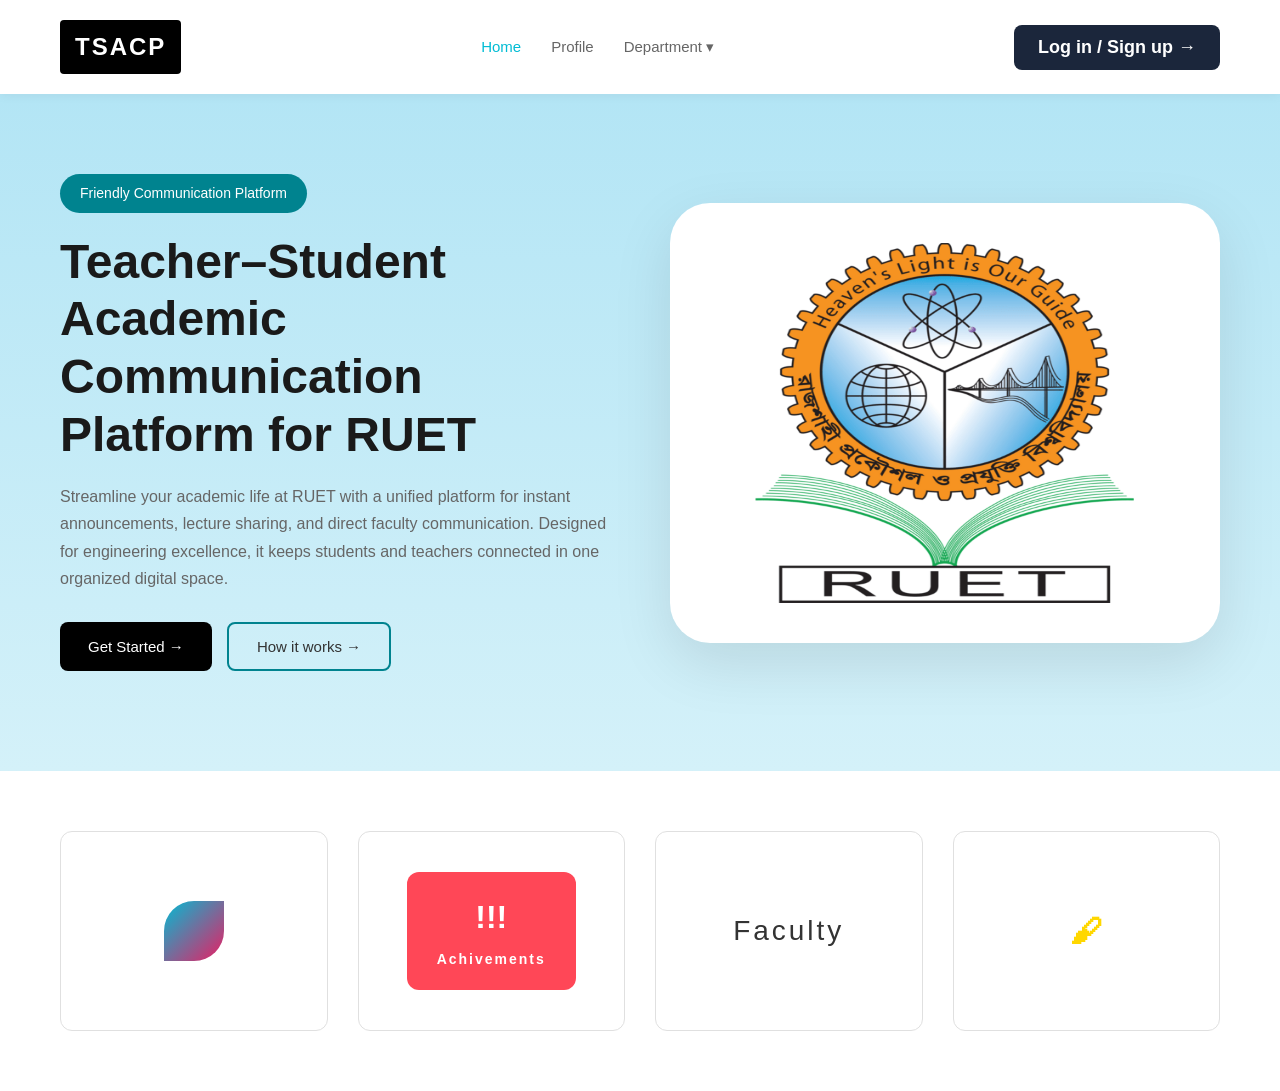
<file: Landing page/index.html>
<!DOCTYPE html>
<html lang="en">

<head>
    <meta charset="UTF-8">
    <meta name="viewport" content="width=device-width, initial-scale=1.0">
    <title>T-S-C-P-A</title>
    <link rel="stylesheet" href="styles.css">
</head>

<body>
    <!-- Navigation -->
    <nav class="navbar">
        <div class="container">
            <div class="nav-wrapper">
                <div class="logo">
                    <span class="logo-text">TSACP</span>
                    <!-- <span class="logo-subtext">Communicaton Platform</span> -->
                </div>

                <ul class="nav-menu">
                    <li><a href="#" class="nav-link active">Home</a></li>
                    <li><a href="#" class="nav-link">Profile</a></li>
                    <li><a href="#" class="nav-link">Department ▾</a></li>
                </ul>

                <div class="nav-actions">
                    <button class="btn-primary">Log in / Sign up →</button>
                    <button class="menu-toggle" id="menuToggle">☰</button>
                </div>
            </div>
        </div>
    </nav>

    <!-- Mobile Menu -->
    <div class="mobile-menu" id="mobileMenu">
        <ul>
            <li><a href="#" class="nav-link active">Home</a></li>
            <li><a href="#" class="nav-link">Profile</a></li>
            <li><a href="#" class="nav-link">Department ▾</a></li>
        </ul>
        <button class="btn-primary">Log in / Sign up →</button>
    </div>

    <!-- Hero Section -->
    <section class="hero">
        <div class="container">
            <div class="hero-content">
                <div class="hero-text">
                    <span class="badge">Friendly Communication Platform</span>
                    <h1 class="hero-title">Teacher–Student Academic Communication Platform for RUET</h1>
                    <p class="hero-description">
                        Streamline your academic life at RUET with a unified platform for instant announcements, lecture
                        sharing, and direct faculty communication. Designed for engineering excellence, it keeps
                        students and teachers connected in one organized digital space.
                    </p>
                    <div class="hero-buttons">
                        <button class="btn-dark">Get Started →</button>
                        <button class="btn-outline">How it works →</button>
                    </div>
                </div>

                <div class="hero-image">
                    <div class="image-frame">
                        <div class="image-placeholder">
                            <img src="ruet_logo.png" alt="Ruet Logo" class="logo-ruet">
                        </div>
                    </div>
                </div>
            </div>
        </div>
    </section>

    <!-- Clients Section -->
    <section class="clients">
        <div class="container">
            <div class="clients-grid">
                <div class="client-card">
                    <div class="client-logo logo-blue"></div>
                </div>
                <div class="client-card">
                    <div class="client-logo logo-pink">
                        <span class="logo-icon">!!!</span>
                        <span class="logo-name">Achivements</span>
                    </div>
                </div>
                <div class="client-card">
                    <div class="client-logo logo-minimal">Faculty</div>
                </div>
                <div class="client-card">
                    <div class="client-logo logo-paint">
                        <span class="paint-icon">🖌</span>
                    </div>
                </div>
            </div>
        </div>
    </section>

    <script src="script.js"></script>
</body>

</html>
</file>
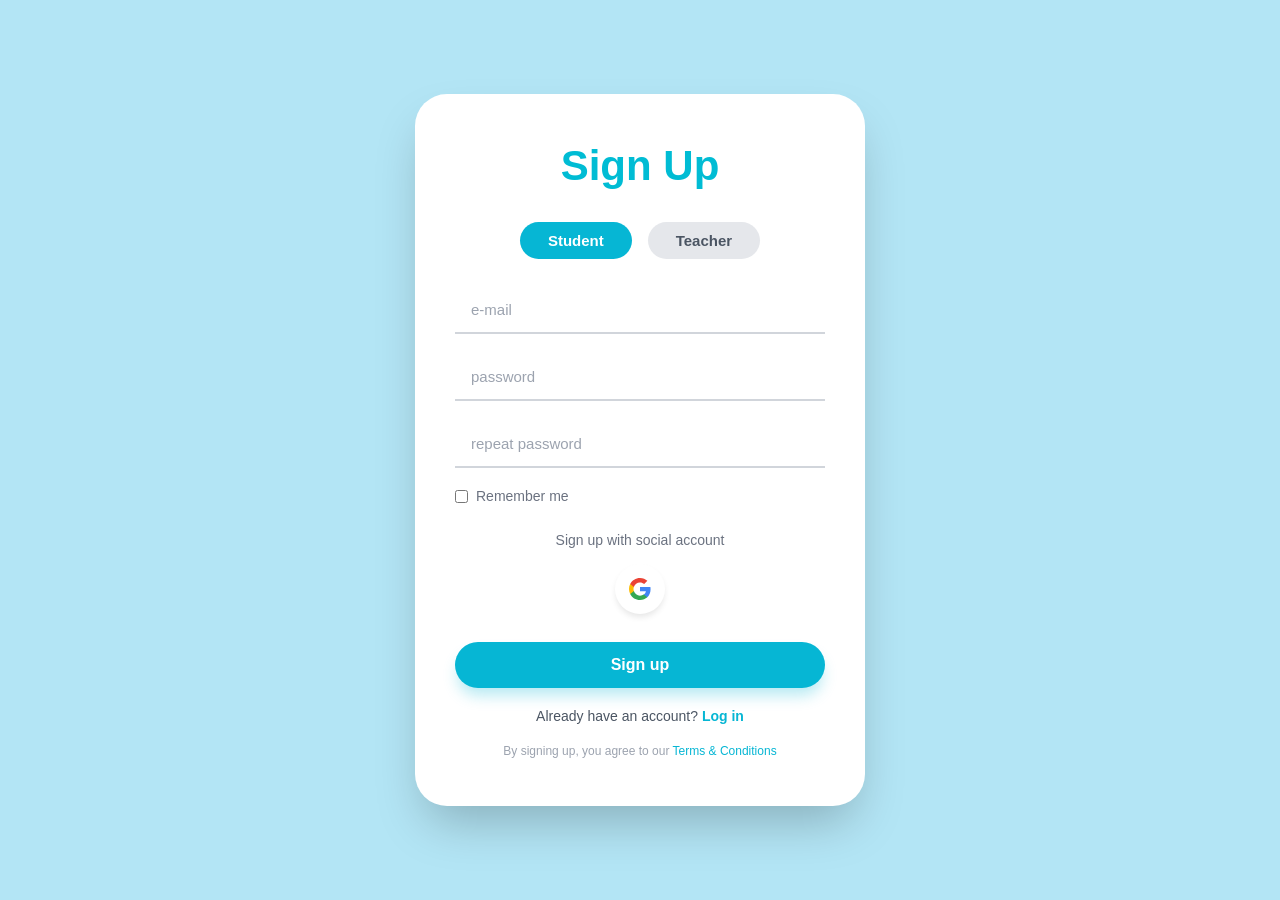
<file: Sign log in page/index.html>
<!DOCTYPE html>
<html lang="en">

<head>
    <meta charset="UTF-8">
    <meta name="viewport" content="width=device-width, initial-scale=1.0">
    <title>Login & Sign Up</title>
    <link rel="stylesheet" href="style.css">
</head>

<body>
    <div class="container">
        <div class="auth-card">
            <!-- Title -->
            <h1 class="title" id="authTitle">Sign Up</h1>

            <!-- User Type Selection -->
            <div class="user-type-section">
                <button class="user-type-btn active" id="studentBtn" onclick="selectUserType('student')">
                    Student
                </button>
                <button class="user-type-btn" id="teacherBtn" onclick="selectUserType('teacher')">
                    Teacher
                </button>
            </div>

            <!-- Email Input -->
            <div class="input-group">
                <input type="email" id="email" placeholder="e-mail" class="input-field">
            </div>

            <!-- Password Input -->
            <div class="input-group">
                <input type="password" id="password" placeholder="password" class="input-field">
            </div>

            <!-- Repeat Password (Only for Signup) -->
            <div class="input-group" id="repeatPasswordGroup">
                <input type="password" id="repeatPassword" placeholder="repeat password" class="input-field">
            </div>

            <!-- Remember Me / Forgot Password -->
            <div class="options-section" id="optionsSection">
                <label class="remember-me" id="rememberMe">
                    <input type="checkbox">
                    <span>Remember me</span>
                </label>
                <a href="#" class="forgot-password" id="forgotPassword" style="display: none;">
                    Forgot password?
                </a>
            </div>

            <!-- Social Login -->
            <div class="social-section">
                <p class="social-text" id="socialText">Sign up with social account</p>
                <div class="social-buttons">
                    <button class="social-btn google-btn" onclick="handleGoogleLogin()">
                        <svg viewBox="0 0 24 24" class="social-icon">
                            <path fill="#4285F4"
                                d="M22.56 12.25c0-.78-.07-1.53-.2-2.25H12v4.26h5.92c-.26 1.37-1.04 2.53-2.21 3.31v2.77h3.57c2.08-1.92 3.28-4.74 3.28-8.09z" />
                            <path fill="#34A853"
                                d="M12 23c2.97 0 5.46-.98 7.28-2.66l-3.57-2.77c-.98.66-2.23 1.06-3.71 1.06-2.86 0-5.29-1.93-6.16-4.53H2.18v2.84C3.99 20.53 7.7 23 12 23z" />
                            <path fill="#FBBC05"
                                d="M5.84 14.09c-.22-.66-.35-1.36-.35-2.09s.13-1.43.35-2.09V7.07H2.18C1.43 8.55 1 10.22 1 12s.43 3.45 1.18 4.93l2.85-2.22.81-.62z" />
                            <path fill="#EA4335"
                                d="M12 5.38c1.62 0 3.06.56 4.21 1.64l3.15-3.15C17.45 2.09 14.97 1 12 1 7.7 1 3.99 3.47 2.18 7.07l3.66 2.84c.87-2.6 3.3-4.53 6.16-4.53z" />

                        </svg>
                    </button>

                </div>
            </div>

            <!-- Submit Button -->
            <button class="submit-btn" id="submitBtn" onclick="handleSubmit()">
                Sign up
            </button>

            <!-- Toggle Between Login/Signup -->
            <p class="toggle-text">
                <span id="toggleQuestion">Already have an account?</span>
                <button class="toggle-btn" id="toggleBtn" onclick="toggleAuthMode()">
                    Log in
                </button>
            </p>

            <!-- Terms -->
            <p class="terms-text" id="termsText">
                By signing up, you agree to our
                <a href="#" class="terms-link">Terms & Conditions</a>
            </p>
        </div>
    </div>

    <script src="script.js"></script>
</body>

</html>
</file>
<file: Landing page/styles.css>
* {
    margin: 0;
    padding: 0;
    box-sizing: border-box;
}

body {
    font-family: -apple-system, BlinkMacSystemFont, 'Segoe UI', Roboto, 'Helvetica Neue', Arial, sans-serif;
    line-height: 1.6;
    color: #333;
}

.container {
    max-width: 1200px;
    margin: 0 auto;
    padding: 0 20px;
}

/* Navigation */
.navbar {
    background: white;
    padding: 20px 0;
    box-shadow: 0 2px 10px rgba(0, 0, 0, 0.05);
    position: sticky;
    top: 0;
    z-index: 100;

}

.nav-wrapper {
    display: flex;
    justify-content: space-between;
    align-items: center;
}

.logo {
    display: flex;
    flex-direction: column;
    background: black;
    color: white;
    padding: 8px 15px;
    border-radius: 4px;
}

.logo-text {
    font-size: 24px;
    font-weight: bold;
    letter-spacing: 2px;
}

.logo-subtext {
    font-size: 8px;
    letter-spacing: 1px;
    color: #00bcd4;
}

.nav-menu {
    display: flex;
    list-style: none;
    gap: 30px;
    align-items: center;
}

.nav-link {
    text-decoration: none;
    color: #666;
    font-size: 15px;
    transition: color 0.3s;
}

.nav-link:hover,
.nav-link.active {
    color: #00bcd4;
}

.nav-actions {
    display: flex;
    gap: 15px;
    align-items: center;
}

.btn-primary {
    background: #1b263b;
    color: #fff;
    border: none;
    padding: 12px 24px;
    border-radius: 8px;
    font-size: 18px;
    font-weight: bold;
    cursor: pointer;
    transition: background 0.3s;
}

.btn-primary:hover {
    background: #81d4f7;
}

.menu-toggle {
    display: none;
    background: none;
    border: none;
    font-size: 24px;
    cursor: pointer;
}

/* Mobile Menu */
.mobile-menu {
    display: none;
    position: fixed;
    top: 76px;
    left: 0;
    right: 0;
    background: white;
    box-shadow: 0 10px 30px rgba(0, 0, 0, 0.1);
    padding: 20px;
    z-index: 99;
}

.mobile-menu.active {
    display: block;
    animation: slideDown 0.3s ease-out;
}

.mobile-menu ul {
    list-style: none;
    padding: 0;
}

.mobile-menu li {
    padding: 15px 0;
    border-bottom: 1px solid #f0f0f0;
}

.mobile-menu .nav-link {
    display: block;
    font-size: 16px;
}

.mobile-menu .btn-primary {
    width: 100%;
    margin-top: 15px;
}

/* Hero Section */
.hero {
    background: linear-gradient(180deg, #b3e5f5 0%, #d4f1f9 100%);
    padding: 80px 0 100px;
}

.hero-content {
    display: grid;
    grid-template-columns: 1fr 1fr;
    gap: 60px;
    align-items: center;
}

.hero-text {
    animation: fadeInLeft 0.8s ease-out;
}

.badge {
    display: inline-block;
    background: #00838f;
    color: white;
    padding: 8px 20px;
    border-radius: 20px;
    font-size: 14px;
    margin-bottom: 20px;
}

.hero-title {
    font-size: 48px;
    font-weight: 700;
    line-height: 1.2;
    margin-bottom: 20px;
    color: #1a1a1a;
}

.hero-description {
    font-size: 16px;
    color: #666;
    margin-bottom: 30px;
    line-height: 1.7;
}

.hero-buttons {
    display: flex;
    gap: 15px;
}

.btn-dark {
    background: black;
    color: white;
    border: none;
    padding: 14px 28px;
    border-radius: 8px;
    font-size: 15px;
    cursor: pointer;
    transition: background 0.3s;
}

.btn-dark:hover {
    background: #333;
}

.btn-outline {
    background: transparent;
    color: #333;
    border: 2px solid #00838f;
    padding: 14px 28px;
    border-radius: 8px;
    font-size: 15px;
    cursor: pointer;
    transition: all 0.3s;
}

.btn-outline:hover {
    background: #00838f;
    color: white;
}

/* Hero Image */
.hero-image {
    position: relative;
    animation: fadeInRight 0.8s ease-out;
}

.image-frame {
    position: relative;
    background: white;
    border-radius: 40px;
    padding: 20px;
    box-shadow: 0 20px 60px rgba(0, 0, 0, 0.1);
}

.image-frame::before {
    content: '';
    position: absolute;
    bottom: -20px;
    left: 50%;
    transform: translateX(-50%);
    width: 90%;
    height: 80px;
    background: #00838f;
    border-radius: 0 0 40px 40px;
    z-index: -1;
}

.image-placeholder {
    background: linear-gradient(135deg, #f5f5f5 0%, #e0e0e0 100%);
    border-radius: 30px;
    height: 400px;
    display: flex;
    align-items: center;
    justify-content: center;
    overflow: hidden;
    position: relative;
}

.logo-ruet {
    width: 100%;
    height: 100%;
    background: url('data:image/svg+xml,<svg xmlns="http://www.w3.org/2000/svg" viewBox="0 0 400 400"><rect fill="%23e0e0e0" width="400" height="400"/><circle cx="200" cy="180" r="40" fill="%23999"/><rect x="160" y="230" width="80" height="100" rx="5" fill="%23999"/><circle cx="280" cy="200" r="35" fill="%23666"/><rect x="245" y="240" width="70" height="90" rx="5" fill="%23666"/></svg>') center/cover;
}

/* Clients Section */
.clients {
    padding: 60px 0;
    background: white;
}

.clients-grid {
    display: grid;
    grid-template-columns: repeat(4, 1fr);
    gap: 30px;
}

.client-card {
    background: white;
    border: 1px solid #e0e0e0;
    border-radius: 12px;
    padding: 40px 20px;
    display: flex;
    align-items: center;
    justify-content: center;
    transition: transform 0.3s, box-shadow 0.3s;
}

.client-card:hover {
    transform: translateY(-5px);
    box-shadow: 0 10px 30px rgba(0, 0, 0, 0.1);
}

.client-logo {
    font-size: 24px;
    font-weight: bold;
    text-align: center;
}

.logo-blue {
    width: 60px;
    height: 60px;
    background: linear-gradient(135deg, #00bcd4 0%, #e91e63 100%);
    border-radius: 50% 0 50% 0;
}

.logo-pink {
    background: #ff4757;
    color: white;
    padding: 20px 30px;
    border-radius: 12px;
    display: flex;
    flex-direction: column;
    gap: 5px;
}

.logo-icon {
    font-size: 32px;
}

.logo-name {
    font-size: 14px;
    letter-spacing: 2px;
}

.logo-minimal {
    color: #333;
    font-size: 28px;
    font-weight: 300;
    letter-spacing: 3px;
}

.logo-paint {
    display: flex;
    align-items: center;
    gap: 8px;
    font-size: 22px;
    color: #333;
}

.paint-icon {
    font-size: 32px;
    color: #ffd700;
}

/* Animations */
@keyframes fadeInLeft {
    from {
        opacity: 0;
        transform: translateX(-30px);
    }

    to {
        opacity: 1;
        transform: translateX(0);
    }
}

@keyframes fadeInRight {
    from {
        opacity: 0;
        transform: translateX(30px);
    }

    to {
        opacity: 1;
        transform: translateX(0);
    }
}

@keyframes slideDown {
    from {
        opacity: 0;
        transform: translateY(-20px);
    }

    to {
        opacity: 1;
        transform: translateY(0);
    }
}

/* Responsive Design */
@media (max-width: 968px) {
    .nav-menu {
        display: none;
    }

    .nav-actions .btn-primary {
        display: none;
    }

    .menu-toggle {
        display: block;
    }

    .hero-content {
        grid-template-columns: 1fr;
        gap: 40px;
    }

    .hero-title {
        font-size: 36px;
    }

    .clients-grid {
        grid-template-columns: repeat(2, 1fr);
    }
}

@media (max-width: 576px) {
    .hero-title {
        font-size: 28px;
    }

    .hero-buttons {
        flex-direction: column;
    }

    .btn-dark,
    .btn-outline {
        width: 100%;
    }

    .clients-grid {
        grid-template-columns: 1fr;
    }
}
</file>
<file: Sign log in page/style.css>
* {
    margin: 0;
    padding: 0;
    box-sizing: border-box;
}

body {
    font-family: -apple-system, BlinkMacSystemFont, 'Segoe UI', 'Roboto', 'Oxygen', 'Ubuntu', 'Cantarell', sans-serif;
    min-height: 100vh;
    display: flex;
    align-items: center;
    justify-content: center;
    background: linear-gradient(135deg, #b3e5f5 0%, #b3e5f5 100%);
    padding: 20px;
}

.container {
    width: 100%;
    max-width: 450px;
}

.auth-card {
    background: white;
    border-radius: 32px;
    box-shadow: 0 25px 50px -12px rgba(0, 0, 0, 0.25);
    padding: 48px 40px;
    width: 100%;
}

.title {
    font-size: 42px;
    font-weight: 700;
    color: #00bcd4;
    text-align: center;
    margin-bottom: 32px;
}

/* User Type Selection */
.user-type-section {
    display: flex;
    gap: 16px;
    justify-content: center;
    margin-bottom: 28px;
}

.user-type-btn {
    padding: 10px 28px;
    border-radius: 9999px;
    font-weight: 600;
    font-size: 15px;
    border: none;
    cursor: pointer;
    transition: all 0.3s ease;
    background-color: #e5e7eb;
    color: #4b5563;
}

.user-type-btn.active {
    background-color: #06b6d4;
    color: white;
}

.user-type-btn:hover {
    transform: translateY(-2px);
}

/* Input Fields */
.input-group {
    margin-bottom: 20px;
}

.input-field {
    width: 100%;
    padding: 14px 16px;
    border: none;
    border-bottom: 2px solid #d1d5db;
    outline: none;
    font-size: 15px;
    color: #374151;
    transition: border-color 0.3s ease;
    background: transparent;
}

.input-field::placeholder {
    color: #9ca3af;
}

.input-field:focus {
    border-bottom-color: #06b6d4;
}

/* Options Section */
.options-section {
    display: flex;
    align-items: center;
    justify-content: space-between;
    margin-bottom: 28px;
    font-size: 14px;
}

.remember-me {
    display: flex;
    align-items: center;
    color: #6b7280;
    cursor: pointer;
}

.remember-me input {
    margin-right: 8px;
    cursor: pointer;
}

.forgot-password {
    color: #06b6d4;
    text-decoration: none;
    transition: text-decoration 0.2s ease;
}

.forgot-password:hover {
    text-decoration: underline;
}

/* Social Login */
.social-section {
    margin-bottom: 28px;
}

.social-text {
    text-align: center;
    color: #6b7280;
    font-size: 14px;
    margin-bottom: 16px;
}

.social-buttons {
    display: flex;
    justify-content: center;
    gap: 16px;
}

.social-btn {
    width: 50px;
    height: 50px;
    border-radius: 50%;
    border: none;
    cursor: pointer;
    display: flex;
    align-items: center;
    justify-content: center;
    transition: all 0.3s ease;
    box-shadow: 0 4px 6px -1px rgba(0, 0, 0, 0.1);
}

.social-btn:hover {
    transform: translateY(-3px);
    box-shadow: 0 10px 15px -3px rgba(0, 0, 0, 0.2);
}

.google-btn {
    background: white;
}

.facebook-btn {
    background: #1877f2;
}

.instagram-btn {
    background: linear-gradient(135deg, #833ab4 0%, #fd1d1d 50%, #fcb045 100%);
}

.social-icon {
    width: 24px;
    height: 24px;
}

/* Submit Button */
.submit-btn {
    width: 100%;
    padding: 14px;
    background: #06b6d4;
    color: white;
    border: none;
    border-radius: 9999px;
    font-size: 16px;
    font-weight: 600;
    cursor: pointer;
    transition: all 0.3s ease;
    box-shadow: 0 10px 15px -3px rgba(6, 182, 212, 0.3);
    margin-bottom: 20px;
}

.submit-btn:hover {
    background: #0891b2;
    transform: translateY(-2px);
    box-shadow: 0 15px 25px -5px rgba(6, 182, 212, 0.4);
}

/* Toggle Text */
.toggle-text {
    text-align: center;
    color: #4b5563;
    font-size: 14px;
}

.toggle-btn {
    background: none;
    border: none;
    color: #06b6d4;
    font-weight: 600;
    cursor: pointer;
    font-size: 14px;
    transition: text-decoration 0.2s ease;
}

.toggle-btn:hover {
    text-decoration: underline;
}

/* Terms Text */
.terms-text {
    text-align: center;
    color: #9ca3af;
    font-size: 12px;
    margin-top: 20px;
}

.terms-link {
    color: #06b6d4;
    text-decoration: none;
}

.terms-link:hover {
    text-decoration: underline;
}

/* Responsive Design */
@media (max-width: 480px) {
    .auth-card {
        padding: 36px 28px;
    }

    .title {
        font-size: 36px;
    }

    .user-type-btn {
        padding: 8px 22px;
        font-size: 14px;
    }

    .input-field {
        font-size: 14px;
    }

    .social-btn {
        width: 45px;
        height: 45px;
    }

    .social-icon {
        width: 22px;
        height: 22px;
    }
}

@media (max-width: 360px) {
    .auth-card {
        padding: 28px 20px;
    }

    .title {
        font-size: 32px;
    }

    .user-type-btn {
        padding: 7px 18px;
        font-size: 13px;
    }
}
</file>
